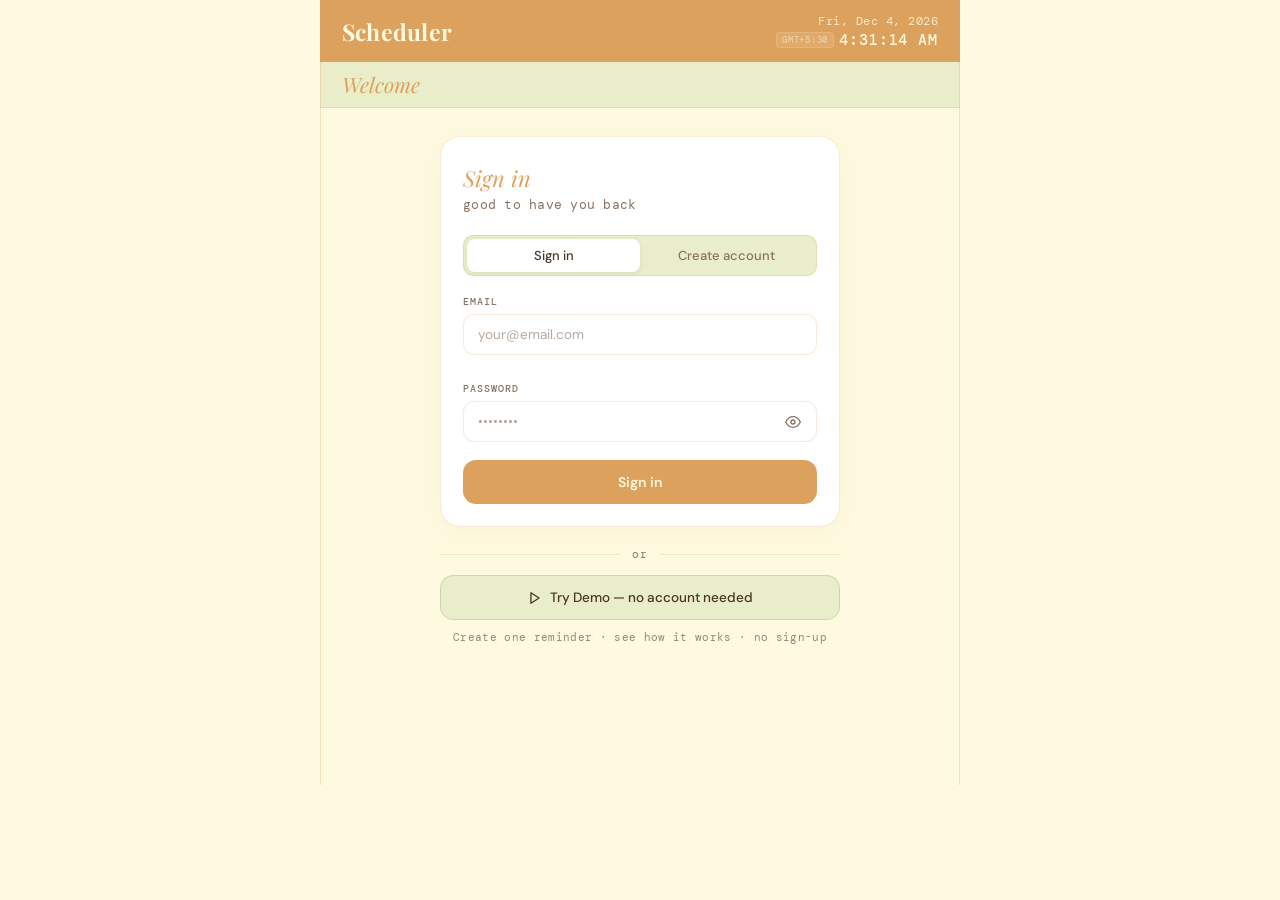
<file: frontend/login.html>
<!DOCTYPE html>
<html lang="en">
<head>
  <meta charset="UTF-8" />
  <meta name="viewport" content="width=device-width, initial-scale=1.0"/>
  <title>Scheduler — Sign in</title>
  <link rel="manifest" href="/manifest.json" />
  <meta name="theme-color" content="#dda15e" />
  <meta name="mobile-web-app-capable" content="yes" />
  <meta name="apple-mobile-web-app-capable" content="yes" />
  <meta name="apple-mobile-web-app-status-bar-style" content="default" />
  <meta name="apple-mobile-web-app-title" content="Scheduler" />
  <link rel="apple-touch-icon" href="/icons/icon-192.png" />
  <link rel="icon" href="data:,">

  <link rel="preconnect" href="https://fonts.googleapis.com">
  <link rel="preconnect" href="https://fonts.gstatic.com" crossorigin>
  <link href="https://fonts.googleapis.com/css2?family=Playfair+Display:ital,wght@0,400;0,700;1,400;1,700&family=DM+Sans:wght@300;400;500;600&family=DM+Mono:wght@300;400;500&display=swap" rel="stylesheet">
  <link rel="stylesheet" href="css/base.css" />
  <link rel="stylesheet" href="css/layout.css" />
  <link rel="stylesheet" href="css/form-fields.css" />

  <style>
    /* ── Auth-specific styles ───────────────────────────────────────────── */
    .auth-content {
      display: flex;
      flex-direction: column;
      align-items: center;
      padding-top: 28px;
      padding-bottom: 60px;
    }

    .auth-card {
      background: var(--surface);
      border: 1px solid var(--border);
      border-radius: 20px;
      padding: 26px 22px 22px;
      width: 100%;
      max-width: 400px;
      box-shadow: 0 4px 24px rgba(221,161,94,0.09);
    }

    .auth-heading {
      font-family: 'Playfair Display', serif;
      font-size: 22px;
      font-style: italic;
      color: var(--brown);
      margin-bottom: 4px;
    }

    .auth-sub {
      font-size: 12.5px;
      color: var(--muted);
      margin-bottom: 22px;
      font-family: 'DM Mono', monospace;
      letter-spacing: 0.02em;
    }

    /* ── Tab switcher ────────────────────────────────────────────────────── */
    .auth-tabs {
      display: flex;
      background: var(--mint);
      border-radius: 10px;
      padding: 3px;
      margin-bottom: 20px;
      border: 1px solid var(--border);
    }

    .auth-tab {
      flex: 1;
      padding: 8px 12px;
      border: none;
      background: none;
      border-radius: 8px;
      font-family: 'DM Sans', sans-serif;
      font-size: 13px;
      font-weight: 500;
      color: var(--muted);
      cursor: pointer;
      transition: background 0.18s, color 0.18s, box-shadow 0.18s;
    }

    .auth-tab.active {
      background: var(--surface);
      color: var(--text);
      box-shadow: 0 1px 6px rgba(74,53,32,0.08);
    }

    /* ── Error banner ────────────────────────────────────────────────────── */
    .auth-error {
      font-size: 12.5px;
      color: #9a3010;
      background: rgba(154,48,16,0.07);
      border: 1px solid rgba(154,48,16,0.18);
      border-radius: 9px;
      padding: 10px 14px;
      margin-bottom: 14px;
      display: none;
      font-family: 'DM Sans', sans-serif;
      line-height: 1.4;
    }
    .auth-error.show { display: block; }

    /* ── Auth submit button ──────────────────────────────────────────────── */
    .auth-btn {
      width: 100%;
      padding: 13px 18px;
      border-radius: 13px;
      background: var(--brown);
      color: var(--cream);
      border: none;
      font-size: 14px;
      font-family: 'DM Sans', sans-serif;
      font-weight: 600;
      cursor: pointer;
      margin-top: 4px;
      transition: background 0.15s, transform 0.1s;
      letter-spacing: 0.01em;
    }
    .auth-btn:hover  { background: #c48a4a; }
    .auth-btn:active { transform: scale(0.98); }
    .auth-btn:disabled { opacity: 0.5; cursor: not-allowed; transform: none; }

    /* ── Demo section ────────────────────────────────────────────────────── */
    .demo-section {
      width: 100%;
      max-width: 400px;
      margin-top: 20px;
      text-align: center;
    }

    .demo-divider {
      display: flex;
      align-items: center;
      gap: 12px;
      margin-bottom: 14px;
      color: var(--muted);
      font-size: 11px;
      font-family: 'DM Mono', monospace;
      letter-spacing: 0.08em;
    }
    .demo-divider::before,
    .demo-divider::after {
      content: '';
      flex: 1;
      height: 1px;
      background: var(--border);
    }

    .btn-demo {
      width: 100%;
      padding: 13px 18px;
      border-radius: 13px;
      background: var(--mint);
      color: var(--text);
      border: 1.5px solid var(--sage);
      font-size: 13.5px;
      font-family: 'DM Sans', sans-serif;
      font-weight: 500;
      cursor: pointer;
      transition: background 0.15s, border-color 0.15s, transform 0.1s;
      display: flex;
      align-items: center;
      justify-content: center;
      gap: 8px;
    }
    .btn-demo:hover  { background: var(--sage); border-color: #a8b88a; }
    .btn-demo:active { transform: scale(0.98); }
    .btn-demo:disabled { opacity: 0.5; cursor: not-allowed; transform: none; }

    .demo-hint {
      font-size: 11px;
      color: var(--muted);
      margin-top: 10px;
      font-family: 'DM Mono', monospace;
      letter-spacing: 0.03em;
      opacity: 0.85;
    }

    /* ── Optional nickname field animation ───────────────────────────────── */
    .field-slide {
      overflow: hidden;
      transition: max-height 0.25s ease, opacity 0.2s ease;
      max-height: 0;
      opacity: 0;
    }
    .field-slide.open {
      max-height: 80px;
      opacity: 1;
    }
  </style>
</head>
<body>
  <div class="app">

    <!-- ── Top Header ── -->
    <header class="top-bar">
      <div class="top-bar-inner">
        <div class="app-wordmark">Scheduler</div>
        <div class="top-datetime">
          <div class="top-date" id="today-date"></div>
          <div class="top-time-row">
            <span class="tz-badge" id="tz-badge">IST</span>
            <div class="top-time" id="today-time"></div>
          </div>
        </div>
      </div>
    </header>

    <!-- ── Page Title Band ── -->
    <div class="page-band">
      <h1 class="page-title" id="page-band-title" style="font-style:italic">Welcome</h1>
    </div>

    <!-- ── Auth Content ── -->
    <main class="content auth-content">

      <!-- Auth Card -->
      <div class="auth-card" id="auth-main-card">
        <p class="auth-heading" id="auth-heading">Sign in</p>
        <p class="auth-sub" id="auth-sub">good to have you back</p>

        <!-- Tab Switcher -->
        <div class="auth-tabs">
          <button class="auth-tab active" id="tab-login" onclick="switchTab('login')">Sign in</button>
          <button class="auth-tab" id="tab-signup" onclick="switchTab('signup')">Create account</button>
        </div>

        <!-- Error Banner -->
        <div class="auth-error" id="auth-error"></div>

        <!-- Fields -->
        <div class="field">
          <label>Email</label>
          <input type="email" id="auth-email" placeholder="your@email.com" autocomplete="email" />
        </div>

        <!-- Nickname — only shown on signup -->
        <div class="field field-slide" id="nickname-field">
          <label>Nickname <span style="opacity:0.45;font-size:9px;letter-spacing:0.04em">OPTIONAL</span></label>
          <input type="text" id="auth-nickname" placeholder="What should we call you?" autocomplete="nickname" />
        </div>

        <div class="field">
          <label>Password</label>
          <div style="position:relative">
            <input type="password" id="auth-password" placeholder="••••••••" autocomplete="current-password" style="padding-right:42px;width:100%;box-sizing:border-box" />
            <button type="button" id="eye-btn" onclick="togglePasswordVisibility()"
              style="position:absolute;right:12px;top:50%;transform:translateY(-50%);background:none;border:none;cursor:pointer;color:var(--muted);padding:4px;display:flex;align-items:center">
              <svg id="eye-icon" width="16" height="16" viewBox="0 0 24 24" fill="none" stroke="currentColor" stroke-width="2" stroke-linecap="round" stroke-linejoin="round">
                <path d="M1 12s4-8 11-8 11 8 11 8-4 8-11 8-11-8-11-8z"/><circle cx="12" cy="12" r="3"/>
              </svg>
            </button>
          </div>
        </div>

        <div id="forgot-link" style="display:none;text-align:right;margin-top:-8px;margin-bottom:4px">
          <button type="button" onclick="showForgotPassword()"
            style="background:none;border:none;font-family:'DM Sans',sans-serif;font-size:12px;color:var(--muted);cursor:pointer;padding:0;text-decoration:underline">
            Forgot password?
          </button>
        </div>

        <button class="auth-btn" id="auth-submit" onclick="submitAuth()">Sign in</button>
      </div>

      <!-- Forgot Password Panel -->
      <div id="forgot-panel" style="display:none;width:100%;max-width:400px;margin-top:12px">
        <div class="auth-card">
          <p class="auth-heading" style="font-size:18px">Reset password</p>
          <p class="auth-sub">We'll send a reset link to your email</p>
          <div class="auth-error" id="forgot-error"></div>
          <div id="forgot-success" style="display:none;font-size:13px;color:#2d6a4f;background:rgba(45,106,79,0.08);border:1px solid rgba(45,106,79,0.2);border-radius:9px;padding:10px 14px;margin-bottom:14px">
            Check your inbox — reset link sent!
          </div>
          <div class="field">
            <label>Email</label>
            <input type="email" id="forgot-email" placeholder="your@email.com" autocomplete="email" />
          </div>
          <button class="auth-btn" id="forgot-submit" onclick="submitForgotPassword()">Send reset link</button>
          <button type="button" onclick="hideForgotPassword()"
            style="width:100%;margin-top:8px;padding:9px;background:none;border:none;font-family:'DM Sans',sans-serif;font-size:13px;color:var(--muted);cursor:pointer">
            ← Back to sign in
          </button>
        </div>
      </div>
      <!-- Verify Email Panel — shown after signup, before the account actually exists -->
      <div id="otp-panel" style="display:none;width:100%;max-width:400px;margin-top:12px">
        <div class="auth-card">
          <p class="auth-heading" style="font-size:18px">Verify your email</p>
          <p class="auth-sub" id="otp-sub">Enter the code we sent</p>
          <div class="auth-error" id="otp-error"></div>
          <div class="field">
            <label>Verification code</label>
            <input type="text" id="otp-code" inputmode="numeric" maxlength="4" placeholder="0000"
              style="width:100%;box-sizing:border-box;text-align:center;font-family:'DM Mono',monospace;font-size:22px;letter-spacing:0.35em" />
          </div>
          <button class="auth-btn" id="otp-submit" onclick="submitOtp()">Verify &amp; create account</button>
          <button type="button" onclick="backFromOtp()"
            style="width:100%;margin-top:8px;padding:9px;background:none;border:none;font-family:'DM Sans',sans-serif;font-size:13px;color:var(--muted);cursor:pointer">
            ← Back
          </button>
        </div>
      </div>
      <div class="demo-section" id="demo-section">
        <div class="demo-divider"><span>or</span></div>
        <button class="btn-demo" id="demo-btn" onclick="tryDemo()">
          <svg width="14" height="14" viewBox="0 0 24 24" fill="none" stroke="currentColor" stroke-width="2.2" stroke-linecap="round" stroke-linejoin="round">
            <polygon points="5 3 19 12 5 21 5 3"/>
          </svg>
          Try Demo — no account needed
        </button>
        <p class="demo-hint">Create one reminder · see how it works · no sign-up</p>
      </div>

    </main>
  </div>

  <script>
    const API_BASE = 'https://adaptive-scheduler-x6nw.onrender.com'

    // Mirrors the auth token into IndexedDB — readable from the service
    // worker (unlike localStorage), so notification action buttons (mark
    // done, snooze) can make an authenticated request. Same implementation
    // as app.js's copy, kept identical since they must use the same DB/store.
    function _saveTokenForServiceWorker(token) {
      return new Promise((resolve) => {
        try {
          const req = indexedDB.open('scheduler-auth', 1)
          req.onupgradeneeded = () => { req.result.createObjectStore('auth') }
          req.onsuccess = () => {
            const db = req.result
            const tx = db.transaction('auth', 'readwrite')
            tx.objectStore('auth').put(token, 'token')
            tx.oncomplete = () => resolve()
            tx.onerror    = () => resolve()
          }
          req.onerror = () => resolve()
        } catch (e) { resolve() }
      })
    }

    // If already logged in (real account only), skip straight to app
    // Demo users must be allowed through so they can create a real account
    if (localStorage.getItem('scheduler_token') && localStorage.getItem('scheduler_is_demo') !== 'true') {
      window.location.replace('/')
    }

    // ── Clock ──────────────────────────────────────────────────────────────
    document.getElementById('today-date').textContent = new Date().toLocaleDateString('en-US', {
      weekday: 'short', month: 'short', day: 'numeric', year: 'numeric'
    })

    function updateClock() {
      const now = new Date()
      const timeEl = document.getElementById('today-time')
      const tzEl   = document.getElementById('tz-badge')
      // Use saved timezone preference if it exists, else IST
      const tz = (() => {
        try { return JSON.parse(localStorage.getItem('scheduler_settings') || '{}').timezone || 'Asia/Kolkata' }
        catch { return 'Asia/Kolkata' }
      })()
      if (timeEl) timeEl.textContent = now.toLocaleTimeString('en-US', {
        hour: 'numeric', minute: '2-digit', second: '2-digit', hour12: true, timeZone: tz
      })
      if (tzEl) {
        const shortTz = now.toLocaleTimeString('en-US', { timeZoneName: 'short', timeZone: tz }).split(' ').pop()
        tzEl.textContent = shortTz
      }
    }
    updateClock()
    setInterval(updateClock, 1000)

    // ── Tab switching ──────────────────────────────────────────────────────
    let currentTab = 'login'

    function switchTab(tab) {
      currentTab = tab
      const isSignup = tab === 'signup'

      document.getElementById('tab-login').classList.toggle('active', !isSignup)
      document.getElementById('tab-signup').classList.toggle('active', isSignup)
      document.getElementById('nickname-field').classList.toggle('open', isSignup)
      document.getElementById('auth-submit').textContent = isSignup ? 'Create account' : 'Sign in'
      document.getElementById('auth-heading').textContent = isSignup ? 'Create account' : 'Sign in'
      document.getElementById('auth-sub').textContent = isSignup ? 'start nudging smarter' : 'good to have you back'
      document.getElementById('page-band-title').textContent = isSignup ? 'Join' : 'Welcome'

      // Update autocomplete hint for password field
      document.getElementById('auth-password').autocomplete = isSignup ? 'new-password' : 'current-password'

      hideError()
    }

    // Pre-select "Create account" tab if arriving from demo mode
    // (must run AFTER switchTab/currentTab are defined above)
    if (localStorage.getItem('scheduler_is_demo') === 'true') {
      switchTab('signup')
    }

    // ── Enter key support ──────────────────────────────────────────────────
    document.addEventListener('keydown', e => {
      if (e.key !== 'Enter') return
      if (document.getElementById('otp-panel').style.display === 'block')    { submitOtp(); return }
      if (document.getElementById('forgot-panel').style.display === 'block') { submitForgotPassword(); return }
      submitAuth()
    })

    // ── Error handling ─────────────────────────────────────────────────────
    function showError(msg) {
      const el = document.getElementById('auth-error')
      el.textContent = msg
      el.classList.add('show')
    }

    function hideError() {
      document.getElementById('auth-error').classList.remove('show')
    }

    // ── Loading state ──────────────────────────────────────────────────────
    function setLoading(loading) {
      const btn = document.getElementById('auth-submit')
      btn.disabled = loading
      if (loading) {
        btn.textContent = currentTab === 'login' ? 'Signing in…' : 'Creating account…'
      } else {
        btn.textContent = currentTab === 'login' ? 'Sign in' : 'Create account'
      }
    }

    // ── Submit auth ────────────────────────────────────────────────────────
    let pendingSignupEmail = null

    async function submitAuth() {
      hideError()
      const email    = (document.getElementById('auth-email').value || '').trim()
      const password = document.getElementById('auth-password').value || ''
      const nickname = (document.getElementById('auth-nickname').value || '').trim()

      if (!email)    { showError('Please enter your email address'); return }
      if (!password) { showError('Please enter your password'); return }

      setLoading(true)

      try {
        const endpoint = currentTab === 'login' ? '/login' : '/signup'

        // If signing up from demo mode, send the demo token so the backend
        // can transfer the demo reminder to the new real account once verified
        const isDemoMode = localStorage.getItem('scheduler_is_demo') === 'true'
        const demoToken  = isDemoMode ? localStorage.getItem('scheduler_token') : null

        const body = currentTab === 'login'
          ? { email, password }
          : { email, password, nickname: nickname || null, demo_token: demoToken }

        const res = await fetch(`${API_BASE}${endpoint}`, {
          method: 'POST',
          headers: { 'Content-Type': 'application/json' },
          body: JSON.stringify(body)
        })

        const data = await res.json()

        if (!res.ok) {
          showError(data.detail || 'Something went wrong. Please try again.')
          return
        }

        // Account is created immediately by /signup now (OTP step is
        // disconnected — see auth.py). Log straight in for both tabs.
        localStorage.setItem('scheduler_token', data.token)
        localStorage.setItem('scheduler_nickname', data.nickname || email.split('@')[0])
        localStorage.setItem('scheduler_email', data.email)
        localStorage.removeItem('scheduler_is_demo')
        _saveTokenForServiceWorker(data.token)
        window.location.replace('/')

      } catch (err) {
        showError('Could not connect to the server. Is your internet on?')
        console.error(err)
      } finally {
        setLoading(false)
      }
    }

    // ── Verify email (OTP) step ──────────────────────────────────────────
    function showOtpStep(email) {
      document.getElementById('auth-main-card').style.display = 'none'
      document.getElementById('demo-section').style.display   = 'none'
      document.getElementById('otp-panel').style.display      = 'block'
      document.getElementById('otp-sub').textContent = `Sent a code to ${email}`
      document.getElementById('otp-code').value = ''
      document.getElementById('otp-error').classList.remove('show')
      document.getElementById('otp-code').focus()
    }

    // Wrong email typed at signup — go back and fix it. No cleanup needed:
    // resubmitting signup with the corrected email just overwrites whatever
    // code was staged for the old (mistyped) one.
    function backFromOtp() {
      document.getElementById('otp-panel').style.display      = 'none'
      document.getElementById('auth-main-card').style.display = 'block'
      document.getElementById('demo-section').style.display   = 'block'
    }

    function showOtpError(msg) {
      const el = document.getElementById('otp-error')
      el.textContent = msg
      el.classList.add('show')
    }

    async function submitOtp() {
      document.getElementById('otp-error').classList.remove('show')
      const code = (document.getElementById('otp-code').value || '').trim()
      if (!code) { showOtpError('Please enter the code'); return }

      const btn = document.getElementById('otp-submit')
      btn.disabled    = true
      btn.textContent = 'Verifying…'

      try {
        const res = await fetch(`${API_BASE}/verify-signup`, {
          method: 'POST',
          headers: { 'Content-Type': 'application/json' },
          body: JSON.stringify({ email: pendingSignupEmail, code })
        })
        const data = await res.json()

        if (!res.ok) {
          showOtpError(data.detail || 'Incorrect code. Try again.')
          btn.disabled    = false
          btn.textContent = 'Verify & create account'
          return
        }

        // Verified — the account was just created server-side. Log straight in.
        localStorage.setItem('scheduler_token', data.token)
        localStorage.setItem('scheduler_nickname', data.nickname || pendingSignupEmail.split('@')[0])
        localStorage.setItem('scheduler_email', data.email)
        localStorage.removeItem('scheduler_is_demo')
        _saveTokenForServiceWorker(data.token)
        window.location.replace('/')

      } catch (err) {
        showOtpError('Could not connect. Try again.')
        btn.disabled    = false
        btn.textContent = 'Verify & create account'
        console.error(err)
      }
    }

    // ── Demo mode ──────────────────────────────────────────────────────────
    // ── Password visibility toggle ──────────────────────────────────────────
    function togglePasswordVisibility() {
      const input = document.getElementById('auth-password')
      const icon  = document.getElementById('eye-icon')
      const show  = input.type === 'password'
      input.type  = show ? 'text' : 'password'
      icon.innerHTML = show
        ? `<path d="M17.94 17.94A10.07 10.07 0 0 1 12 20c-7 0-11-8-11-8a18.45 18.45 0 0 1 5.06-5.94M9.9 4.24A9.12 9.12 0 0 1 12 4c7 0 11 8 11 8a18.5 18.5 0 0 1-2.16 3.19m-6.72-1.07a3 3 0 1 1-4.24-4.24"/><line x1="1" y1="1" x2="23" y2="23"/>`
        : `<path d="M1 12s4-8 11-8 11 8 11 8-4 8-11 8-11-8-11-8z"/><circle cx="12" cy="12" r="3"/>`
    }

    // ── Forgot password ────────────────────────────────────────────────────
    function showForgotPassword() {
      document.getElementById('forgot-panel').style.display = 'block'
      document.getElementById('forgot-link').style.display  = 'none'
      document.getElementById('forgot-email').value         = document.getElementById('auth-email').value || ''
      document.getElementById('forgot-email').focus()
    }

    function hideForgotPassword() {
      document.getElementById('forgot-panel').style.display = 'none'
      document.getElementById('forgot-link').style.display  = 'block'
      document.getElementById('forgot-error').classList.remove('show')
      document.getElementById('forgot-success').style.display = 'none'
    }

    async function submitForgotPassword() {
      const email = (document.getElementById('forgot-email').value || '').trim()
      const errEl = document.getElementById('forgot-error')
      errEl.classList.remove('show')
      document.getElementById('forgot-success').style.display = 'none'

      if (!email) { errEl.textContent = 'Please enter your email'; errEl.classList.add('show'); return }

      const btn = document.getElementById('forgot-submit')
      btn.disabled    = true
      btn.textContent = 'Sending…'

      try {
        const res = await fetch(`${API_BASE}/forgot-password`, {
          method: 'POST',
          headers: { 'Content-Type': 'application/json' },
          body: JSON.stringify({ email })
        })
        // Always show success — backend never reveals if email exists
        document.getElementById('forgot-success').style.display = 'block'
        btn.textContent = 'Sent!'
      } catch (err) {
        errEl.textContent = 'Could not connect. Try again.'
        errEl.classList.add('show')
        btn.disabled    = false
        btn.textContent = 'Send reset link'
      }
    }

    async function tryDemo() {
      const btn = document.getElementById('demo-btn')
      btn.disabled = true
      btn.innerHTML = `
        <svg width="14" height="14" viewBox="0 0 24 24" fill="none" stroke="currentColor" stroke-width="2.2" stroke-linecap="round" stroke-linejoin="round">
          <circle cx="12" cy="12" r="10"/><path d="M12 6v6l4 2"/>
        </svg>
        Setting up demo…`

      try {
        const res = await fetch(`${API_BASE}/demo`, { method: 'POST' })

        if (!res.ok) {
          // Demo endpoint not available yet — show a friendly message
          alert('Demo is being set up! In the meantime, create a free account — it only takes a few seconds.')
          return
        }

        const data = await res.json()
        localStorage.setItem('scheduler_token', data.token)
        localStorage.setItem('scheduler_nickname', 'Demo')
        localStorage.setItem('scheduler_email', '')
        localStorage.setItem('scheduler_is_demo', 'true')
        _saveTokenForServiceWorker(data.token)
        window.location.replace('/')

      } catch (err) {
        alert('Could not start demo. Please try again or create a free account.')
        console.error(err)
      } finally {
        btn.disabled = false
        btn.innerHTML = `
          <svg width="14" height="14" viewBox="0 0 24 24" fill="none" stroke="currentColor" stroke-width="2.2" stroke-linecap="round" stroke-linejoin="round">
            <polygon points="5 3 19 12 5 21 5 3"/>
          </svg>
          Try Demo — no account needed`
      }
    }
  </script>
</body>
</html>
</file>
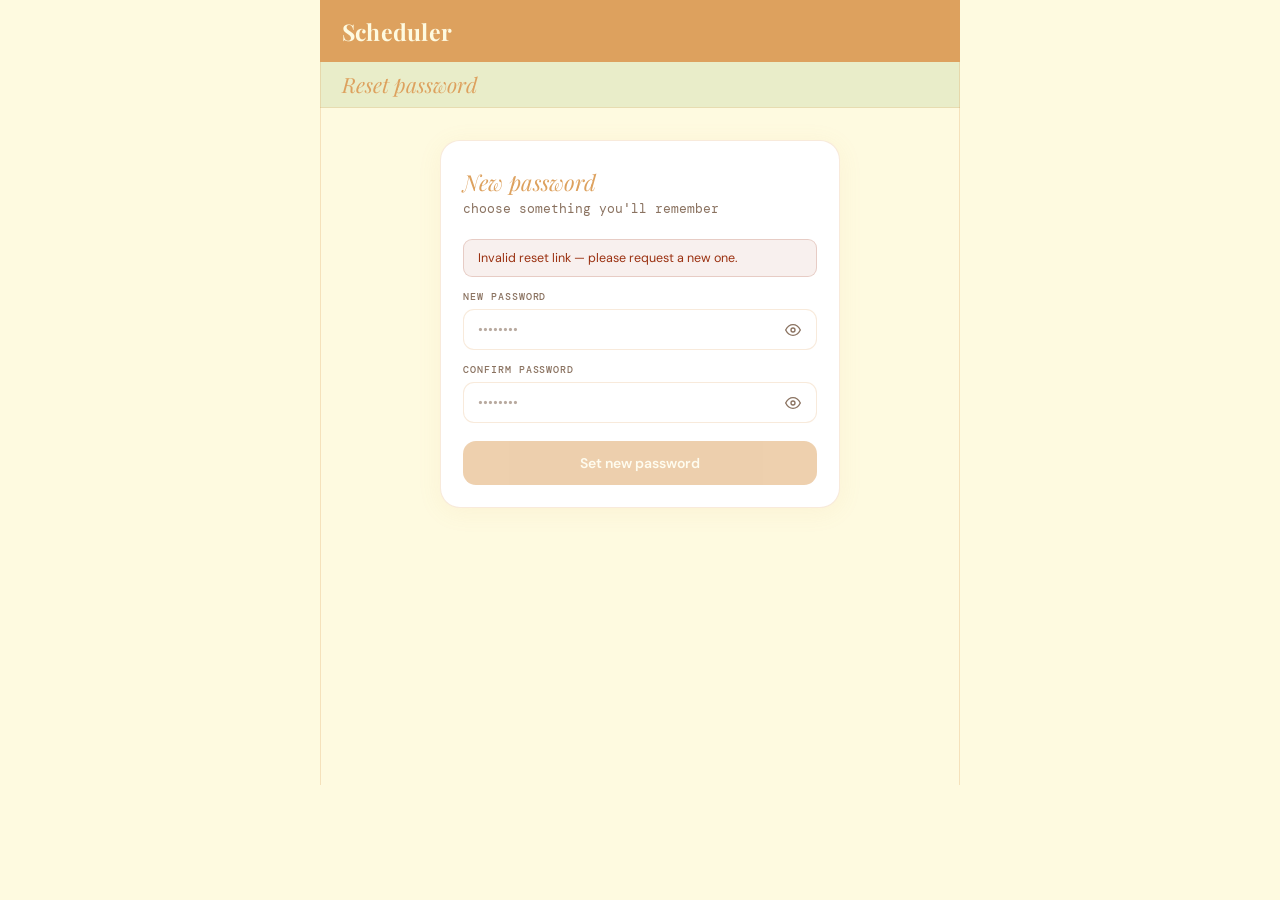
<file: frontend/reset_password.html>
<!DOCTYPE html>
<html lang="en">
<head>
  <meta charset="UTF-8" />
  <meta name="viewport" content="width=device-width, initial-scale=1.0"/>
  <title>Scheduler — Reset password</title>
  <meta name="theme-color" content="#dda15e" />
  <link rel="icon" href="data:,">
  <link rel="preconnect" href="https://fonts.googleapis.com">
  <link rel="preconnect" href="https://fonts.gstatic.com" crossorigin>
  <link href="https://fonts.googleapis.com/css2?family=Playfair+Display:ital,wght@0,400;0,700;1,400&family=DM+Sans:wght@300;400;500;600&family=DM+Mono:wght@300;400;500&display=swap" rel="stylesheet">
  <link rel="stylesheet" href="css/base.css" />
  <link rel="stylesheet" href="css/layout.css" />
  <link rel="stylesheet" href="css/form-fields.css" />
  <style>
    .reset-content {
      display: flex;
      flex-direction: column;
      align-items: center;
      padding-top: 32px;
    }
    .reset-card {
      background: var(--surface);
      border: 1px solid var(--border);
      border-radius: 20px;
      padding: 26px 22px 22px;
      width: 100%;
      max-width: 400px;
      box-shadow: 0 4px 24px rgba(221,161,94,0.09);
    }
    .reset-heading {
      font-family: 'Playfair Display', serif;
      font-size: 22px;
      font-style: italic;
      color: var(--brown);
      margin-bottom: 4px;
    }
    .reset-sub {
      font-size: 12.5px;
      color: var(--muted);
      margin-bottom: 22px;
      font-family: 'DM Mono', monospace;
    }
    .auth-error {
      font-size: 12.5px;
      color: #9a3010;
      background: rgba(154,48,16,0.07);
      border: 1px solid rgba(154,48,16,0.18);
      border-radius: 9px;
      padding: 10px 14px;
      margin-bottom: 14px;
      display: none;
    }
    .auth-error.show { display: block; }
    .success-msg {
      font-size: 13px;
      color: #2d6a4f;
      background: rgba(45,106,79,0.08);
      border: 1px solid rgba(45,106,79,0.2);
      border-radius: 9px;
      padding: 12px 14px;
      margin-bottom: 14px;
      display: none;
      line-height: 1.5;
    }
    .reset-btn {
      width: 100%;
      padding: 13px 18px;
      border-radius: 13px;
      background: var(--brown);
      color: var(--cream);
      border: none;
      font-size: 14px;
      font-family: 'DM Sans', sans-serif;
      font-weight: 600;
      cursor: pointer;
      margin-top: 4px;
      transition: background 0.15s;
    }
    .reset-btn:hover    { background: #c48a4a; }
    .reset-btn:disabled { opacity: 0.5; cursor: not-allowed; }
    .pw-wrap { position: relative; }
    .pw-wrap input { padding-right: 42px; width: 100%; box-sizing: border-box; }
    .eye-btn {
      position: absolute; right: 12px; top: 50%;
      transform: translateY(-50%);
      background: none; border: none; cursor: pointer;
      color: var(--muted); padding: 4px;
      display: flex; align-items: center;
    }
  </style>
</head>
<body>
  <div class="app">
    <header class="top-bar">
      <div class="top-bar-inner">
        <div class="app-wordmark">Scheduler</div>
      </div>
    </header>

    <div class="page-band">
      <h1 class="page-title" style="font-style:italic">Reset password</h1>
    </div>

    <main class="content reset-content">
      <div class="reset-card">
        <p class="reset-heading">New password</p>
        <p class="reset-sub">choose something you'll remember</p>

        <div class="auth-error" id="reset-error"></div>
        <div class="success-msg" id="reset-success">
          Password updated! <a href="/login.html" style="color:var(--brown);font-weight:600;text-decoration:none">Sign in →</a>
        </div>

        <div class="field">
          <label>New password</label>
          <div class="pw-wrap">
            <input type="password" id="pw1" placeholder="••••••••" autocomplete="new-password" />
            <button type="button" class="eye-btn" onclick="toggleEye('pw1', this)">
              <svg width="16" height="16" viewBox="0 0 24 24" fill="none" stroke="currentColor" stroke-width="2" stroke-linecap="round" stroke-linejoin="round">
                <path d="M1 12s4-8 11-8 11 8 11 8-4 8-11 8-11-8-11-8z"/><circle cx="12" cy="12" r="3"/>
              </svg>
            </button>
          </div>
        </div>

        <div class="field">
          <label>Confirm password</label>
          <div class="pw-wrap">
            <input type="password" id="pw2" placeholder="••••••••" autocomplete="new-password" />
            <button type="button" class="eye-btn" onclick="toggleEye('pw2', this)">
              <svg width="16" height="16" viewBox="0 0 24 24" fill="none" stroke="currentColor" stroke-width="2" stroke-linecap="round" stroke-linejoin="round">
                <path d="M1 12s4-8 11-8 11 8 11 8-4 8-11 8-11-8-11-8z"/><circle cx="12" cy="12" r="3"/>
              </svg>
            </button>
          </div>
        </div>

        <button class="reset-btn" id="reset-btn" onclick="submitReset()">Set new password</button>
      </div>
    </main>
  </div>

  <script>
    const API_BASE = 'https://adaptive-scheduler-x6nw.onrender.com'

    // Get token from URL ?token=...
    const token = new URLSearchParams(window.location.search).get('token')
    if (!token) {
      document.getElementById('reset-error').textContent = 'Invalid reset link — please request a new one.'
      document.getElementById('reset-error').classList.add('show')
      document.getElementById('reset-btn').disabled = true
    }

    function toggleEye(inputId, btn) {
      const input = document.getElementById(inputId)
      const show  = input.type === 'password'
      input.type  = show ? 'text' : 'password'
      btn.innerHTML = show
        ? `<svg width="16" height="16" viewBox="0 0 24 24" fill="none" stroke="currentColor" stroke-width="2" stroke-linecap="round" stroke-linejoin="round"><path d="M17.94 17.94A10.07 10.07 0 0 1 12 20c-7 0-11-8-11-8a18.45 18.45 0 0 1 5.06-5.94M9.9 4.24A9.12 9.12 0 0 1 12 4c7 0 11 8 11 8a18.5 18.5 0 0 1-2.16 3.19m-6.72-1.07a3 3 0 1 1-4.24-4.24"/><line x1="1" y1="1" x2="23" y2="23"/></svg>`
        : `<svg width="16" height="16" viewBox="0 0 24 24" fill="none" stroke="currentColor" stroke-width="2" stroke-linecap="round" stroke-linejoin="round"><path d="M1 12s4-8 11-8 11 8 11 8-4 8-11 8-11-8-11-8z"/><circle cx="12" cy="12" r="3"/></svg>`
    }

    function showError(msg) {
      const el = document.getElementById('reset-error')
      el.textContent = msg
      el.classList.add('show')
    }

    async function submitReset() {
      document.getElementById('reset-error').classList.remove('show')
      const pw1 = document.getElementById('pw1').value
      const pw2 = document.getElementById('pw2').value

      if (!pw1)        { showError('Please enter a new password'); return }
      if (pw1.length < 6) { showError('Password must be at least 6 characters'); return }
      if (pw1 !== pw2) { showError('Passwords don\'t match'); return }

      const btn       = document.getElementById('reset-btn')
      btn.disabled    = true
      btn.textContent = 'Saving…'

      try {
        const res = await fetch(`${API_BASE}/reset-password`, {
          method: 'POST',
          headers: { 'Content-Type': 'application/json' },
          body: JSON.stringify({ token, password: pw1 })
        })
        const data = await res.json()
        if (!res.ok) {
          showError(data.detail || 'Something went wrong. Try requesting a new link.')
          btn.disabled    = false
          btn.textContent = 'Set new password'
          return
        }
        document.getElementById('reset-success').style.display = 'block'
        btn.style.display = 'none'
      } catch (err) {
        showError('Could not connect. Try again.')
        btn.disabled    = false
        btn.textContent = 'Set new password'
      }
    }
  </script>
</body>
</html>
</file>
<file: frontend/css/base.css>
/* ── base.css — reset, CSS variables, page shell. Loaded by every page. ── */

*, *::before, *::after { box-sizing: border-box; margin: 0; padding: 0; }

:root {
  --brown:   #dda15e;
  --cream:   #fefae0;
  --sage:    #ccd5ae;
  --mint:    #e9edc9;

  /* derived roles */
  --nav-bg:  var(--brown);
  --bg:      var(--cream);
  --band-bg: var(--mint);
  --surface: #ffffff;
  --text:    #4a3520;
  --muted:   #8a7260;
  --border:  rgba(221,161,94,0.22);

  --app-w:   640px;
  --nav-h:   70px;
  --nav-gap: 20px;
  --rec-size: 72px;   /* bigger mic button */
}

/* ── Base ─────────────────────────────────────────────────────────────── */
html {
  overflow-x: hidden;
}
body {
  font-family: 'DM Sans', sans-serif;
  background: var(--bg);
  color: var(--text);
  min-height: 100vh;
  overflow-x: hidden;
}

/* ── App shell ────────────────────────────────────────────────────────── */
.app {
  width: 100%;
  max-width: var(--app-w);
  margin: 0 auto;
  min-height: 100vh;
  display: flex;
  flex-direction: column;
  position: relative;
  isolation: isolate;
  overflow-x: hidden;
}

/* side border lines — full height, stop just above the floating nav */
.app::before, .app::after {
  content: '';
  position: fixed;
  top: 0;
  bottom: calc(var(--nav-h) + var(--nav-gap) + 25px);
  width: 1px;
  background: rgba(221,161,94,0.28);
  z-index: 3;
  pointer-events: none;
}
.app::before { left:  max(0px, calc(50dvw - var(--app-w)/2)); }
.app::after  { right: max(0px, calc(50dvw - var(--app-w)/2)); }
@media (max-width: 640px) {
  .app::before, .app::after { display: none; }
}

/* ── Offline indicator ───────────────────────────────────────────────── */
.offline-banner {
  position: fixed;
  top: 0;
  left: 0;
  right: 0;
  z-index: 50;
  background: #c0392b;
  color: #fff;
  font-family: 'DM Sans', sans-serif;
  font-size: 12px;
  font-weight: 500;
  padding: 8px 16px;
  display: flex;
  align-items: center;
  justify-content: center;
  gap: 8px;
  text-align: center;
  box-shadow: 0 2px 10px rgba(0,0,0,0.15);
  animation: offlineSlideDown 0.25s ease both;
}
@keyframes offlineSlideDown {
  from { transform: translateY(-100%); }
  to   { transform: translateY(0); }
}
</file>
<file: frontend/css/layout.css>
/* ── layout.css — top bar, page band, content area. Loaded by every page. ── */

/* ── Top Bar ──────────────────────────────────────────────────────────── */
.top-bar {
  height: 62px;
  background: var(--brown);
  flex-shrink: 0;
  position: sticky;
  top: 0;
  z-index: 5;
  /* width is constrained by .app flex container */
}
.top-bar-inner {
  height: 100%;
  padding: 0 22px;
  display: flex;
  align-items: center;
  justify-content: space-between;
}
.app-wordmark {
  font-family: 'Playfair Display', serif;
  font-size: 23px;
  font-weight: 700;
  color: var(--cream);
  letter-spacing: 0.01em;
}
.top-datetime {
  display: flex;
  flex-direction: column;
  align-items: flex-end;
  gap: 1px;
}
.top-date {
  font-family: 'DM Mono', monospace;
  font-size: 12px;
  color: rgba(254,250,224,0.82);
  letter-spacing: 0.04em;
}
.top-time-row {
  display: flex;
  align-items: center;
  gap: 5px;
  justify-content: flex-end;
}
.tz-badge {
  font-family: 'DM Mono', monospace;
  font-size: 9px;
  font-weight: 500;
  letter-spacing: 0.08em;
  color: rgba(254,250,224,0.5);
  background: rgba(254,250,224,0.1);
  border: 1px solid rgba(254,250,224,0.15);
  border-radius: 4px;
  padding: 1px 5px;
  text-transform: uppercase;
}
.top-time {
  font-family: 'DM Mono', monospace;
  font-size: 15px;
  font-weight: 500;
  color: var(--cream);
  letter-spacing: 0.06em;
}

/* ── Page Band ────────────────────────────────────────────────────────── */
.page-band {
  height: 46px;
  display: flex;
  align-items: center;
  gap: 10px;
  padding: 0 22px;
  background: var(--band-bg);
  border-bottom: 1px solid var(--border);
  flex-shrink: 0;
}
.page-title {
  font-family: 'Playfair Display', serif;
  font-size: 21px;
  font-weight: 400;
  font-style: italic;
  color: var(--brown);
  line-height: 1;
}
/* count badge — only show when non-empty (JS sets textContent) */
.reminder-count {
  font-family: 'DM Mono', monospace;
  font-size: 10px;
  background: var(--brown);
  color: var(--cream);
  padding: 2px 8px;
  border-radius: 20px;
  letter-spacing: 0.04em;
  display: none;   /* hidden when empty; JS reveals by setting text */
}
.reminder-count:not(:empty) { display: inline-block; }

/* ── Content area ─────────────────────────────────────────────────────── */
.content {
  flex: 1;
  overflow-y: auto;
  padding: 18px 16px;
  padding-bottom: calc(var(--nav-h) + var(--nav-gap) + 30px);
}
</file>
<file: frontend/css/form-fields.css>
/* ── form-fields.css — shared input/select styling. Loaded by every page that has a form (index.html's modal, login.html, reset-password.html). ── */

.field { margin-bottom: 14px; }
.field-row { display: flex; gap: 12px; }
.field-row .field { flex: 1; }
.field label {
  font-family: 'DM Mono', monospace;
  font-size: 9.5px;
  font-weight: 500;
  letter-spacing: 0.1em;
  text-transform: uppercase;
  color: var(--muted);
  display: block;
  margin-bottom: 6px;
}
.field input, .field select {
  width: 100%;
  font-size: 13.5px;
  font-family: 'DM Sans', sans-serif;
  padding: 11px 14px;
  border-radius: 11px;
  border: 1.5px solid var(--border);
  background: var(--surface);
  color: var(--text);
  outline: none;
  transition: border-color 0.15s, box-shadow 0.15s;
}
.field input:focus, .field select:focus {
  border-color: var(--brown);
  box-shadow: 0 0 0 3px rgba(221,161,94,0.12);
}
.field input::placeholder { color: var(--muted); opacity: 0.6; }
</file>
